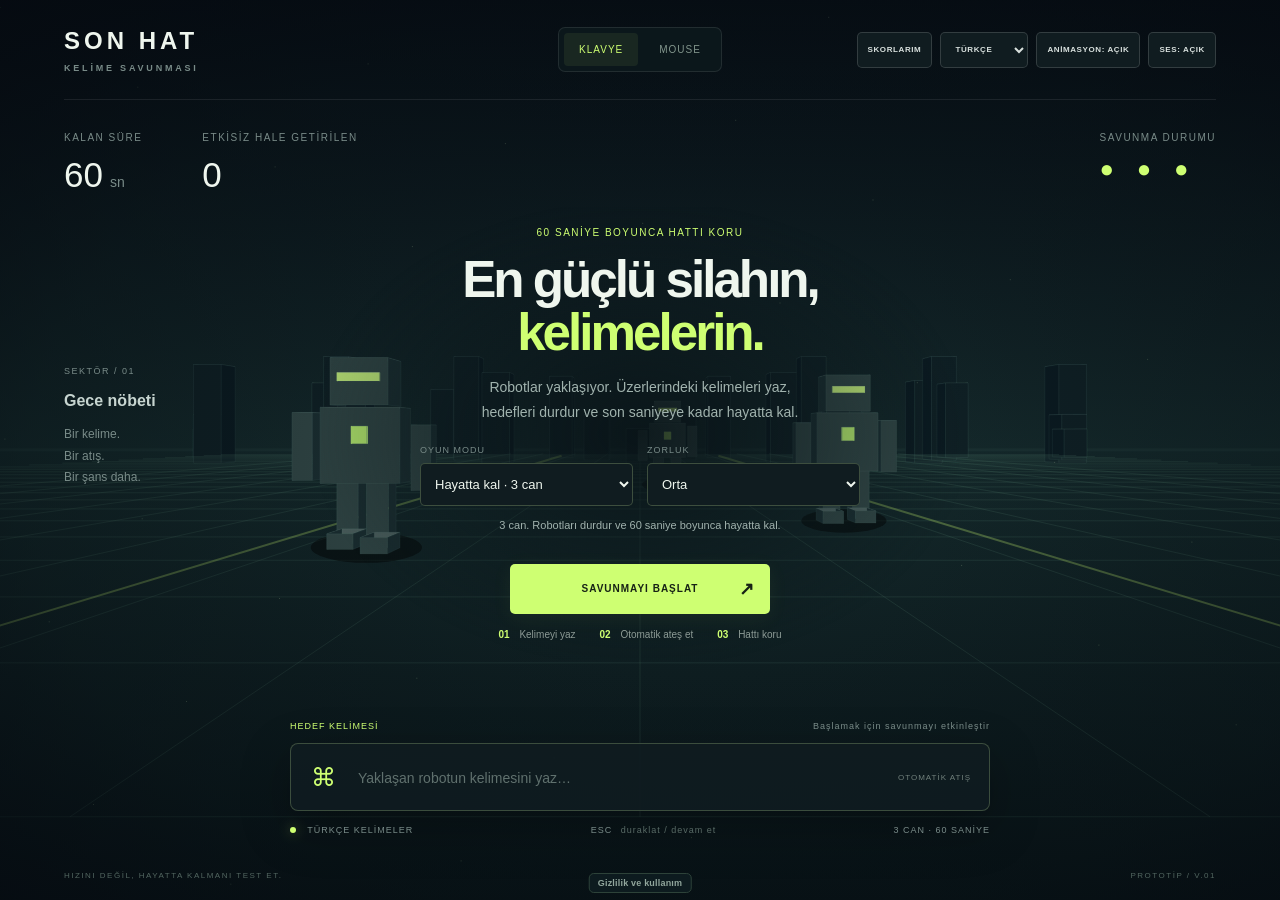
<file: index.html>
<!doctype html>
<html lang="tr"><head><meta charset="UTF-8"><meta name="viewport" content="width=device-width, initial-scale=1"><title>Son Hat — Kelime Savunması</title><link rel="stylesheet" href="./style.css?v=a4e058b05f1b"><link rel="stylesheet" href="./motion.css?v=ebfa136fabe1"><script src="./language.js?v=1e8a873014f1"></script><script defer src="./privacy.js?v=35433eab9e56"></script><script defer src="./scores.js?v=c2dc5706ea02"></script><script defer src="./motion.js?v=b16ca6cecdfe"></script></head><body>
<canvas id="world" aria-label="Üzerine doğru yürüyen üç boyutlu robotlar"></canvas><div class="vignette"></div>
<header><a class="brand" href="./index.html">SON HAT<span>KELİME SAVUNMASI</span></a><nav class="trainingNav" aria-label="Antrenman bölümü"><a href="./index.html" aria-current="page">KLAVYE</a><a href="./mouse.html">MOUSE</a></nav><div class="headerActions"><button id="scoresOpen" type="button">Skorlarım</button><select id="language" aria-label="Language / Dil"><option value="tr">Türkçe</option><option value="en">English</option></select><button id="motionToggle" type="button" aria-pressed="false">ANİMASYON: KAPALI</button><button id="sound">SES: AÇIK</button></div></header>
<main><div class="hud"><div><small>KALAN SÜRE</small><strong id="time">60<span>sn</span></strong></div><div><small>ETKİSİZ HALE GETİRİLEN</small><strong id="score">0</strong></div><div><small>SAVUNMA DURUMU</small><strong id="health" class="hearts">● ● ●</strong></div></div>
<div class="side"><span>SEKTÖR / 01</span><b>Gece nöbeti</b><p>Bir kelime.<br>Bir atış.<br>Bir şans daha.</p></div><div id="combo"></div>
<section id="overlay" class="overlay"><div class="eyebrow">60 SANİYE BOYUNCA HATTI KORU</div><h1>En güçlü silahın,<br><em>kelimelerin.</em></h1><p>Robotlar yaklaşıyor. Üzerlerindeki kelimeleri yaz,<br>hedefleri durdur ve son saniyeye kadar hayatta kal.</p><div class="gameOptions"><label>OYUN MODU<select id="mode"><option value="survival">Hayatta kal · 3 can</option><option value="sprint">Hız turu · sınırsız can</option></select></label><label>ZORLUK<select id="difficulty"><option value="easy">Kolay</option><option value="medium" selected>Orta</option><option value="hard">Zor</option></select></label></div><p id="modeInfo">3 can. Robotları durdur ve 60 saniye boyunca hayatta kal.</p><button id="start" class="primary">SAVUNMAYI BAŞLAT <span>↗</span></button><div class="instructions"><span><b>01</b> Kelimeyi yaz</span><span><b>02</b> Otomatik ateş et</span><span><b>03</b> Hattı koru</span></div></section>
<section id="result" class="overlay hidden" aria-live="polite"><div class="eyebrow" id="resultTag"></div><h1 id="resultTitle"></h1><p id="resultText"></p><div class="results simpleResults"><div><strong id="rKills">0</strong><small>DOĞRU KELİME</small></div><div><strong id="rSpeed">0,00</strong><small>KELİME / SANİYE</small></div><div><strong id="rErrors">0</strong><small>HATALI DENEME</small></div><div><strong id="rMissed">0</strong><small>KAÇIRILAN KELİME</small></div></div><p class="resultNote">Bir denemedeki yanlış harfler tek hata sayılır. Hız, yazılan kelime sayısının oynanan saniyeye bölünmesidir.</p><button id="menu" class="menuButton">MOD / ZORLUK DEĞİŞTİR</button><button id="again" class="primary">TEKRAR OYNA <span>↗</span></button></section>
<div class="typing"><div class="inputTop"><label for="word">HEDEF KELİMESİ</label><span id="hint">Başlamak için savunmayı etkinleştir</span></div><div class="inputBox"><span class="prompt">⌘</span><input id="word" autocomplete="off" autocapitalize="off" spellcheck="false" placeholder="Yaklaşan robotun kelimesini yaz…" disabled aria-label="Düşmanın üzerindeki kelimeyi yaz"><span class="enter">OTOMATİK ATIŞ</span></div><div class="inputBottom"><span><i></i> TÜRKÇE KELİMELER</span><span>ESC <b>duraklat / devam et</b></span><span id="rules">3 CAN · 60 SANİYE</span></div></div>
</main><footer><span>HIZINI DEĞİL, HAYATTA KALMANI TEST ET.</span><span>PROTOTİP / V.01</span></footer><script src="./game.js?v=8826407d40f4"></script></body></html>
</file>
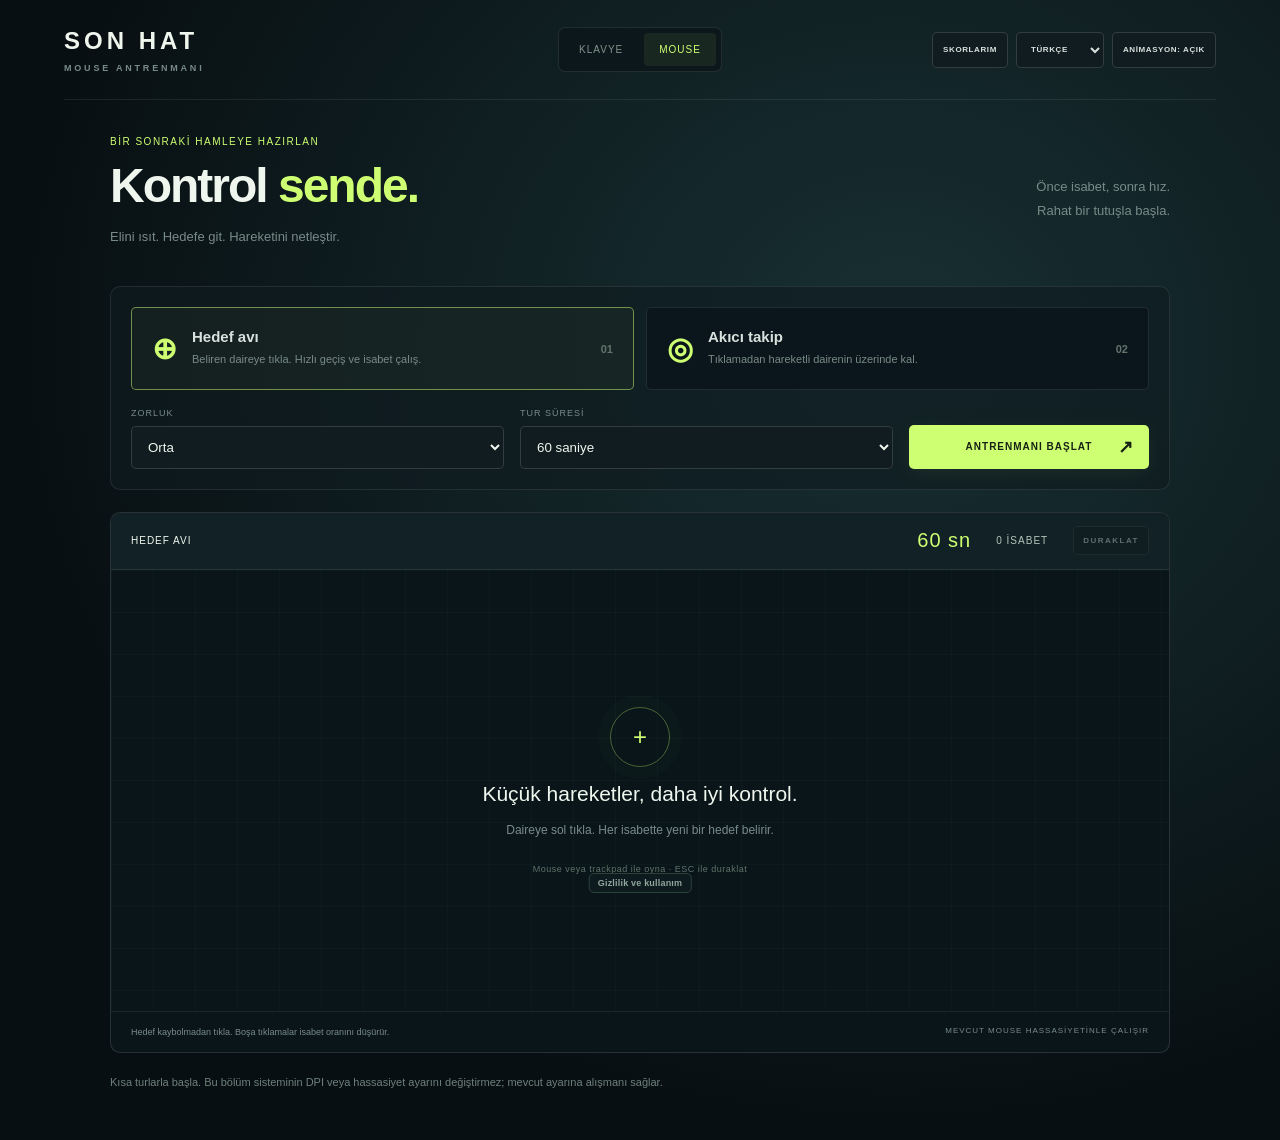
<file: mouse.html>
<!doctype html>
<html lang="tr"><head><meta charset="UTF-8"><meta name="viewport" content="width=device-width, initial-scale=1"><title>Son Hat — Mouse Antrenmanı</title><link rel="stylesheet" href="./style.css?v=a4e058b05f1b"><link rel="stylesheet" href="./mouse.css?v=8161397ece2d"><link rel="stylesheet" href="./motion.css?v=ebfa136fabe1"><script src="./language.js?v=1e8a873014f1"></script><script defer src="./privacy.js?v=35433eab9e56"></script><script defer src="./scores.js?v=c2dc5706ea02"></script><script defer src="./motion.js?v=b16ca6cecdfe"></script></head>
<body class="mousePage">
<header><a class="brand" href="./index.html">SON HAT<span>MOUSE ANTRENMANI</span></a><nav class="trainingNav" aria-label="Antrenman bölümü"><a href="./index.html">KLAVYE</a><a href="./mouse.html" aria-current="page">MOUSE</a></nav><div class="headerActions"><button id="scoresOpen" type="button">Skorlarım</button><select id="language" aria-label="Language / Dil"><option value="tr">Türkçe</option><option value="en">English</option></select><button id="motionToggle" type="button" aria-pressed="false">ANİMASYON: KAPALI</button></div></header>
<main class="mouseMain">
<section class="mouseHeading"><div><div class="eyebrow">BİR SONRAKİ HAMLEYE HAZIRLAN</div><h1>Kontrol <em>sende.</em></h1><p>Elini ısıt. Hedefe git. Hareketini netleştir.</p></div><div class="mouseTip">Önce isabet, sonra hız.<br>Rahat bir tutuşla başla.</div></section>
<section id="setup" class="setupPanel">
<div class="exerciseChoices" role="group" aria-label="Egzersiz seçimi"><button id="clickMode" class="exercise selected" aria-pressed="true"><span class="exerciseIcon">⊕</span><span><b>Hedef avı</b><small>Beliren daireye tıkla. Hızlı geçiş ve isabet çalış.</small></span><span class="exerciseNumber">01</span></button><button id="trackMode" class="exercise" aria-pressed="false"><span class="exerciseIcon">◎</span><span><b>Akıcı takip</b><small>Tıklamadan hareketli dairenin üzerinde kal.</small></span><span class="exerciseNumber">02</span></button></div>
<div class="mouseSettings"><label for="mouseLevel">ZORLUK<select id="mouseLevel"><option value="easy">Kolay</option><option value="medium" selected>Orta</option><option value="hard">Zor</option></select></label><label for="mouseDuration">TUR SÜRESİ<select id="mouseDuration"><option value="30">30 saniye</option><option value="60" selected>60 saniye</option><option value="90">90 saniye</option></select></label><button id="mouseStart" class="primary">ANTRENMANI BAŞLAT <span>↗</span></button></div>
</section>
<section class="practicePanel"><div class="practiceBar"><span id="exerciseLabel">HEDEF AVI</span><span id="mouseTimer">60 sn</span><span id="liveMetric">0 İSABET</span><button id="pauseMouse" disabled>DURAKLAT</button></div>
<div id="arena" class="arena" aria-label="Mouse antrenman alanı"><div class="arenaGrid"></div><div id="idleGuide" class="arenaMessage"><span class="guideCircle">+</span><h2>Küçük hareketler, daha iyi kontrol.</h2><p id="guideText">Daireye sol tıkla. Her isabette yeni bir hedef belirir.</p><small>Mouse veya trackpad ile oyna · ESC ile duraklat</small></div><div id="target" class="target hidden" role="img" aria-label="Antrenman hedefi"><span>+</span></div><div id="pauseCover" class="pauseCover hidden"><h2>Bir nefes molası.</h2><p>Süre durdu. Hazır olduğunda devam et.</p><button id="resumeMouse" class="primary">DEVAM ET</button><button id="leaveMouse">AYARLARA DÖN</button></div></div>
<div class="practiceBottom"><span id="practiceHint">Hedefler ekranın farklı noktalarında belirir.</span><span>MEVCUT MOUSE HASSASİYETİNLE ÇALIŞIR</span></div></section>
<section id="mouseResult" class="mouseResult hidden" aria-live="polite"><div class="eyebrow">ANTRENMAN TAMAMLANDI</div><h2>Bir tur daha iyi.</h2><p id="roundDescription"></p><div id="mouseStats" class="mouseStats"></div><p id="mouseSummary"></p><div class="resultButtons"><button id="mouseAgain" class="primary">TEKRAR OYNA <span aria-hidden="true">↗</span></button><button id="mouseMenu">EGZERSİZ DEĞİŞTİR</button></div></section>
<p class="mouseFootnote">Kısa turlarla başla. Bu bölüm sisteminin DPI veya hassasiyet ayarını değiştirmez; mevcut ayarına alışmanı sağlar.</p>
</main><script src="./mouse-engine.js?v=fb13a2ad0004"></script><script src="./mouse.js?v=581795d5ea25"></script></body></html>
</file>
<file: style.css>
:root{color-scheme:dark;--lime:#ceff72;--muted:#798b88}*{box-sizing:border-box}body{margin:0;background:#080f12;color:#eff6ee;font-family:Arial,Helvetica,sans-serif;overflow:hidden}#world,.vignette,#damage{position:fixed;inset:0;width:100%;height:100%}.vignette{pointer-events:none;background:radial-gradient(ellipse at 55% 53%,transparent 15%,#050c1066 68%,#050a10db 100%)}#damage{pointer-events:none;background:#ff4141;opacity:0;transition:opacity .16s}header{position:relative;height:100px;margin:0 5%;display:flex;align-items:center;justify-content:space-between;border-bottom:1px solid #ffffff15}.brand{text-decoration:none;color:#eff6ee;font-weight:900;font-size:24px;letter-spacing:4px}.brand span{display:block;font-size:9px;letter-spacing:2.8px;color:var(--muted);margin-top:8px}.live,button,small,.eyebrow,.inputTop,.inputBottom,footer,.side>span{font-size:10px;letter-spacing:1.5px}.live{color:var(--muted)}i{display:inline-block;width:6px;height:6px;border-radius:50%;background:var(--lime);margin-right:8px;box-shadow:0 0 12px #ceff7260}button{cursor:pointer;font-weight:bold;border:1px solid #ffffff25;color:#d9e1de;background:#101c20;padding:12px 16px;border-radius:5px}button:hover{filter:brightness(1.15)}button:focus-visible{outline:2px solid var(--lime);outline-offset:4px}.hud{position:absolute;top:132px;left:5%;right:5%;display:flex;gap:60px;pointer-events:none}.hud>div:last-child{margin-left:auto}.hud small{display:block;color:var(--muted);margin-bottom:12px}.hud strong{font-size:35px;font-weight:500;font-variant-numeric:tabular-nums}.hud strong span{font-size:14px;color:var(--muted);margin-left:7px}.hud .hearts{color:var(--lime);font-size:24px;letter-spacing:8px}.side{position:absolute;top:40%;left:5%;color:var(--muted)}.side>span{font-size:9px}.side b{display:block;color:#c7d5d0;font-size:16px;margin:14px 0}.side p{font-size:12px;line-height:1.8}.overlay{position:absolute;top:27%;left:50%;transform:translateX(-50%);width:min(640px,85%);text-align:center;padding:20px 15px;background:radial-gradient(ellipse,#091317dd,transparent 73%)}.eyebrow{color:var(--lime);font-size:10px}h1{font-size:clamp(35px,4.5vw,65px);letter-spacing:-3px;line-height:1.04;margin:24px 0}h1 em{color:var(--lime);font-style:normal}.overlay p{font-size:14px;line-height:1.8;color:#a1b3ae}.primary{background:var(--lime);color:#172215;border:none;padding:19px 23px;margin-top:18px;min-width:260px;letter-spacing:1px}.primary span{float:right;font-size:18px;margin-left:25px}.instructions{display:flex;justify-content:center;gap:24px;margin-top:28px;font-size:10px;color:#8d9b96}.instructions b{color:var(--lime);margin-right:7px}.typing{position:absolute;bottom:65px;left:50%;transform:translateX(-50%);width:min(700px,88%)}.inputTop,.inputBottom{display:flex;justify-content:space-between;color:var(--muted);font-size:9px;letter-spacing:1px}.inputTop{margin-bottom:12px}.inputTop label{color:var(--lime)}.inputBox{display:flex;align-items:center;border:1px solid #81996c66;background:#101c20e8;border-radius:8px;height:68px;box-shadow:0 16px 50px #0004}.inputBox:focus-within{border-color:var(--lime)}.prompt{font-size:25px;color:var(--lime);margin:0 20px}input{background:none;border:0;color:#f1ffe7;font:18px Arial;outline:none;min-width:0;width:100%;height:100%}input::placeholder{color:#60716e;font-size:14px}.enter{font-size:8px;letter-spacing:1px;color:#71817c;white-space:nowrap;margin:0 18px}.inputBottom{margin-top:14px}.inputBottom b{font-weight:normal;color:#586a65;margin-left:5px}footer{position:absolute;bottom:20px;left:5%;right:5%;display:flex;justify-content:space-between;font-size:8px;color:#526660}.hidden{display:none!important}#combo{position:absolute;top:220px;right:5%;color:var(--lime);font-size:12px;letter-spacing:2px}.results{display:flex;justify-content:center;gap:45px;margin:25px}.results strong{display:block;font-size:35px;color:var(--lime)}.results small{display:block;margin-top:8px;color:var(--muted)}body.playing .side{opacity:.45}.wrong{animation:shake .15s 2;border-color:#ff6b6b!important}@keyframes shake{50%{transform:translateX(4px)}}@media(max-width:700px){header{height:80px}.live,.side,.enter{display:none}.hud{top:105px;gap:25px}.hud small{font-size:8px;letter-spacing:.5px}.hud strong{font-size:28px}.hud .hearts{font-size:18px;letter-spacing:3px}.overlay{top:25%}.instructions{gap:12px;font-size:9px}.typing{bottom:62px}.inputBottom{font-size:7px}h1{letter-spacing:-1.5px}.inputTop{letter-spacing:0;font-size:8px}.results{gap:25px}}@media(max-height:700px){header{height:70px}.hud{top:90px}.overlay{top:22%}h1{font-size:38px;margin:15px 0}.overlay p{margin:10px 0}.instructions{margin-top:18px}.typing{bottom:45px}.primary{margin-top:8px;padding:15px}.inputBox{height:55px}footer{bottom:12px}}
body.finished .typing,body.finished .side,body.finished #combo{display:none}
#result{top:210px;bottom:45px;overflow-y:auto;width:min(740px,92%);padding:22px 30px;background:#0b171bee;border:1px solid #71865b44;border-radius:12px;scrollbar-width:thin;scrollbar-color:#536748 #0b171b}
#result h1{font-size:38px;margin:14px 0}#result .results{margin:20px 0;gap:55px}#result .results strong{font-size:30px}
.analysisGrid{display:grid;grid-template-columns:repeat(4,1fr);gap:12px;border-top:1px solid #ffffff15;border-bottom:1px solid #ffffff15;padding:18px 0}.analysisGrid strong{display:block;font-size:22px;color:#e2ebda}.analysisGrid small{display:block;font-size:8px;color:var(--muted);letter-spacing:.7px;margin-top:7px}.analysisDetails{text-align:left}.analysisDetails p{font-size:12px;line-height:1.6;margin:14px 0;overflow-wrap:anywhere}.analysisDetails b{display:block;font-size:9px;letter-spacing:1px;color:var(--lime);margin-bottom:5px}.analysisDetails>small{display:block;color:#81938b;font-size:10px;letter-spacing:0;line-height:1.6}#rAdvice{color:#d5e6c9}
@media(max-height:700px){#result{top:160px;bottom:35px}}@media(max-width:600px){#result{padding:18px}.analysisGrid{grid-template-columns:repeat(2,1fr)}#result .results{gap:24px}#result .results small{font-size:8px}}

#result .simpleResults{display:grid;grid-template-columns:repeat(4,1fr);gap:12px;margin:30px 0}#result .simpleResults small{font-size:9px;letter-spacing:.7px}#result .resultNote{font-size:11px;max-width:490px;margin:16px auto;line-height:1.7}#result{bottom:auto;max-height:calc(100% - 245px)}@media(max-height:700px){#result{max-height:calc(100% - 195px)}}@media(max-width:600px){#result .simpleResults{grid-template-columns:repeat(2,1fr);gap:24px}}

.gameOptions{display:flex;gap:14px;justify-content:center;margin:20px auto 8px;max-width:440px}.gameOptions label{flex:1;text-align:left;font-size:9px;letter-spacing:1px;color:var(--muted)}.gameOptions select{display:block;width:100%;margin-top:8px;padding:12px 10px;border:1px solid #81996c66;border-radius:5px;background:#101c20;color:#eff6ee;font:13px Arial}.gameOptions select:focus{outline:1px solid var(--lime)}#modeInfo{font-size:11px;margin:10px 0}.menuButton{display:block;margin:20px auto 0;font-size:9px}#overlay{top:23%;max-height:calc(100% - 400px);overflow:auto;scrollbar-width:thin}#overlay h1{font-size:clamp(30px,4vw,52px);margin:15px 0}#overlay .instructions{margin-top:15px}#overlay>p{margin:10px 0}@media(max-height:800px){#overlay{top:175px;max-height:calc(100% - 350px)}#overlay h1{font-size:32px}#overlay .instructions{display:none}#overlay>p:not(#modeInfo){display:none}.gameOptions{margin-top:12px}#overlay .primary{padding:14px;margin-top:5px}}@media(max-height:600px){#overlay{top:155px;max-height:calc(100% - 290px)}}

.trainingNav{display:flex;gap:6px;padding:5px;border:1px solid #ffffff18;border-radius:7px;background:#0b171b}.trainingNav a{color:#81948b;font-size:10px;letter-spacing:1px;text-decoration:none;padding:11px 15px;border-radius:4px}.trainingNav a[aria-current="page"]{background:#ceff7212;color:var(--lime)}.trainingNav a:hover{color:var(--lime)}@media(max-width:500px){.trainingNav a{font-size:9px;padding:10px}.brand{font-size:18px;letter-spacing:2px}.brand span{font-size:7px;letter-spacing:1px}}

/* Language selection shared by both training pages. */
#language{background:#102024;color:#eaf2ed;border:1px solid #354a46;border-radius:6px;padding:10px;font:inherit;max-width:112px}#language:disabled{opacity:.5;cursor:not-allowed}.headerActions{flex-wrap:wrap;justify-content:flex-end;gap:8px}header{gap:12px}@media(max-width:900px){header{flex-wrap:wrap}.headerActions{margin-left:auto}}
</file>
<file: motion.css>
/* Alignment fixes apply even when decorative motion is disabled. */
#start,#mouseStart,#again,#mouseAgain {position:relative;display:inline-flex;align-items:center;justify-content:center;text-align:center;line-height:1.2;padding-left:38px;padding-right:38px;min-height:44px;}
#start>span,#mouseStart>span,#again>span,#mouseAgain>span {position:absolute;right:15px;top:50%;transform:translateY(-50%);float:none;margin:0;line-height:1;font-size:18px;}
.headerActions{display:flex;align-items:center;gap:9px}
#motionToggle{font-size:8px;letter-spacing:.6px;white-space:nowrap;padding:12px 10px}
@media(max-width:650px){header{flex-wrap:wrap;justify-content:space-between;gap:8px;height:100px;padding:10px 0}.headerActions{gap:5px}#motionToggle{padding:10px 7px;font-size:7px}.headerActions #sound{font-size:8px;padding:10px 7px}.trainingNav a{padding:9px}.mousePage header{height:auto;min-height:100px}.mousePage .mouseBadge{display:none}}
/* Optional decoration only: target movement and gameplay are untouched. */
@media(prefers-reduced-motion:no-preference){
 .motion-on button,.motion-on .trainingNav a,.motion-on select{transition:background-color .2s,border-color .2s,box-shadow .2s,filter .2s}
 .motion-on .primary{box-shadow:0 4px 20px #ceff7210;transition:box-shadow .2s,filter .2s}
 .motion-on .primary:hover{box-shadow:0 6px 26px #ceff7238}
 .motion-on .primary:active{filter:brightness(.94)}
 .motion-on .trainingNav a:hover{background:transparent;color:var(--lime)}
 .motion-on .exercise{transition:border-color .25s,background-color .25s,box-shadow .25s}
 .motion-on .exercise:hover{border-color:#ceff7277;box-shadow:inset 0 0 24px #ceff7207}
 .motion-on .exerciseIcon{transition:transform .25s}
 .motion-on .exercise:hover .exerciseIcon{transform:rotate(12deg) scale(1.08)}
 .motion-on #overlay:not(.hidden)>*,.motion-on .mouseHeading,.motion-on #setup:not(.hidden),.motion-on #result:not(.hidden)>*,.motion-on #mouseResult:not(.hidden)>*{animation:soft-arrival .5s ease-out both}
 .motion-on #overlay h1,.motion-on #result h1,.motion-on #mouseResult h2{animation-delay:.06s}
 .motion-on #overlay .gameOptions,.motion-on #result .results,.motion-on .mouseStats{animation-delay:.12s}
 .motion-on #overlay #start,.motion-on .resultButtons{animation-delay:.18s}
 .motion-on .guideCircle{animation:gentle-beacon 3.5s ease-in-out infinite}
 .motion-on .mouseHeading em{animation:title-light 4s ease-in-out infinite}
 .motion-on body.playing #sound,.motion-on body.training button{transition:none}
 @keyframes soft-arrival{from{opacity:0;translate:0 9px}to{opacity:1;translate:0 0}}
 @keyframes gentle-beacon{0%,100%{box-shadow:0 0 0 10px #ceff7205}50%{box-shadow:0 0 0 18px #ceff720a,0 0 24px #ceff7210}}
 @keyframes title-light{0%,100%{text-shadow:0 0 0 transparent}50%{text-shadow:0 0 24px #ceff722b}}
}

/* A restrained content-only slide; the header and navigation stay anchored. */
html.page-sliding{overflow:hidden}html.page-sliding>body{pointer-events:none;min-height:100vh}
@media(prefers-reduced-motion:no-preference){
 .motion-on.content-slide-out-left main,.motion-on.content-slide-out-left footer{animation:content-out-left .18s ease-in forwards}
 .motion-on.content-slide-out-right main,.motion-on.content-slide-out-right footer{animation:content-out-right .18s ease-in forwards}
 @keyframes content-out-left{to{opacity:.35;transform:translateX(-28px)}}
 @keyframes content-out-right{to{opacity:.35;transform:translateX(28px)}}
}
html.slide-preview *,html.slide-preview *::before,html.slide-preview *::after{animation:none!important}
/* Keep navigation centered independently of the left/right content widths. */
header{display:grid;grid-template-columns:minmax(0,1fr) auto minmax(0,1fr);gap:12px}
header>.brand{justify-self:start}
header>.trainingNav{justify-self:center}
header>.headerActions{justify-self:end;display:flex;align-items:center;flex-wrap:nowrap;margin:0;gap:8px}
.headerActions #language,.headerActions #motionToggle,.headerActions #sound{
 box-sizing:border-box;height:36px;margin:0;padding:0 10px;
 border:1px solid #ffffff25;border-radius:5px;background-color:#101c20;color:#d9e1de;
 font-family:Arial,Helvetica,sans-serif;font-size:8px;font-weight:700;line-height:normal;
 letter-spacing:.6px;white-space:nowrap;text-transform:uppercase;
}
.headerActions #language{cursor:pointer;max-width:none;min-width:88px}
.headerActions #language:hover{filter:brightness(1.15)}
.headerActions #language:focus-visible{outline:2px solid var(--lime);outline-offset:4px}
@media(max-width:760px){
 header,.mousePage header{grid-template-columns:minmax(0,1fr) auto;height:112px;min-height:112px;padding:8px 0;gap:8px}
 header>.headerActions{grid-column:2;grid-row:1;gap:5px}
 header>.trainingNav{grid-column:1 / -1;grid-row:2;justify-self:center}
 .headerActions #language,.headerActions #motionToggle,.headerActions #sound{padding:0 7px;font-size:7px;height:32px}
 .headerActions #language{min-width:76px}
 .hud{top:128px}
}
@media(max-width:420px){
 header,.mousePage header{margin-left:3%;margin-right:3%}
 header>.brand{font-size:16px;letter-spacing:1px}
 .headerActions #language,.headerActions #motionToggle,.headerActions #sound{padding:0 5px;letter-spacing:.2px}
 .headerActions #language{min-width:68px}
}
/* Dark dropdowns, with a styled native picker in supporting browsers. */
select{color-scheme:dark}
select option{background:#101c20;color:#d9e1de;font-family:Arial,Helvetica,sans-serif}
select option:checked{background:#203129;color:#ceff72}
@supports (appearance:base-select){
 select,select::picker(select){appearance:base-select}
 select::picker(select){background:#101c20;color:#d9e1de;border:1px solid #354a46;border-radius:8px;padding:5px;margin-top:6px;box-shadow:0 12px 28px #0006;font:12px Arial,Helvetica,sans-serif}
 select option{padding:10px 12px;border-radius:4px;cursor:pointer;line-height:1.4;letter-spacing:.3px}
 select option:hover,select option:focus{background:#1b2a29;color:#eff6ee;outline:none}
 select option:checked{background:#203129;color:#ceff72}
 select option::checkmark{color:#ceff72}
 select::picker-icon{color:#8d9f97}
}
@supports (appearance:base-select){
 #language,.gameOptions select,.mouseSettings select{display:inline-flex;align-items:center;justify-content:space-between;gap:12px}
}
.headerActions #scoresOpen{height:36px;padding:0 10px;font:700 8px Arial,Helvetica,sans-serif;letter-spacing:.6px;white-space:nowrap}
.scoresDialog{width:min(700px,92vw);max-height:82vh;overflow:auto;background:#0d1b1f;color:#e5eee8;border:1px solid #3b5146;border-radius:12px;padding:24px;box-shadow:0 24px 80px #0009;scrollbar-color:#405649 #0d1b1f}
.scoresDialog::backdrop{background:#030b10b8;backdrop-filter:blur(4px)}
.scoresTop{display:flex;align-items:center;justify-content:space-between;gap:16px}.scoresTop h2{margin:0;color:var(--lime);font-size:25px}.scoresDialog h3{margin:26px 0 12px;font-size:16px}.scoresDialog p{font-size:12px;line-height:1.7;color:#91a69c}.scoreEntry{border:1px solid #2d4239;border-radius:7px;background:#122125;margin:8px 0;padding:12px}.scoreEntry summary{cursor:pointer;font-size:12px;line-height:1.7}.scoreEntry summary strong{float:right;color:var(--lime);margin-left:12px}.scoreMetrics{display:grid;grid-template-columns:repeat(3,1fr);gap:16px;margin:18px 0 4px}.scoreMetrics dt{font-size:11px;color:#91a69c}.scoreMetrics dd{font-size:20px;margin:6px 0;color:#e5eee8}
@media(min-width:761px) and (max-width:1050px){header,.mousePage header{height:112px;grid-template-columns:1fr auto;padding:8px 0}header>.headerActions{grid-column:2;grid-row:1}header>.trainingNav{grid-column:1/-1;grid-row:2}.hud{top:128px}}
@media(max-width:760px){header>.headerActions{flex-wrap:wrap;max-width:270px}.headerActions #scoresOpen{height:32px;font-size:7px;padding:0 7px}.scoreMetrics{grid-template-columns:repeat(2,1fr)}.scoreEntry summary strong{float:none;display:block;margin-left:0}}
.privacyOpen{position:fixed;bottom:7px;left:50%;transform:translateX(-50%);z-index:5;padding:4px 8px;font-size:9px;letter-spacing:.2px;color:#91a69c;background:#0d1b1f;border-color:#2d4239}.privacyDialog h2{color:var(--lime)}.privacyDialog a{color:var(--lime)}.privacyDialog h3{font-size:16px}.scorePreference{display:flex;align-items:center;gap:10px;margin:18px 0;font-size:14px}.scorePreference input{width:18px;height:18px;flex:none;accent-color:var(--lime)}
@media(max-width:700px){footer{bottom:32px}.privacyOpen{font-size:8px}}
</file>
<file: mouse.css>
.mousePage{overflow:auto;background:radial-gradient(ellipse at 70% 30%,#183033,#080f12 70%);min-height:100vh}.mouseMain{max-width:1120px;margin:0 auto;padding:36px 30px}.mouseHeading{display:flex;align-items:center;justify-content:space-between;margin-bottom:25px}.mouseHeading h1{font-size:48px;margin:14px 0;letter-spacing:-2px}.mouseHeading p,.mouseTip{font-size:13px;color:var(--muted);line-height:1.8}.mouseTip{text-align:right}.mouseBadge{font-size:9px;letter-spacing:1px;color:var(--muted)}.setupPanel{padding:20px;border:1px solid #ffffff17;border-radius:10px;background:#101c20a8;margin-bottom:22px}.exerciseChoices{display:grid;grid-template-columns:1fr 1fr;gap:12px}.exercise{display:flex;align-items:center;text-align:left;padding:20px;gap:15px;border-color:#ffffff19;font-size:14px;letter-spacing:0;background:#0a161b}.exercise.selected{border-color:#ceff7280;background:#ceff7209}.exerciseIcon{color:var(--lime);font-size:30px}.exercise b{display:block;font-size:15px}.exercise small{display:block;color:var(--muted);font-size:11px;letter-spacing:0;line-height:1.6;font-weight:400;margin-top:6px}.exerciseNumber{margin-left:auto;font-size:11px;color:#62736b}.mouseSettings{display:flex;align-items:end;gap:16px;margin-top:18px}.mouseSettings label{font-size:9px;letter-spacing:1px;color:var(--muted);flex:1}.mouseSettings select{display:block;width:100%;background:#101c20;color:#eff6ee;border:1px solid #ffffff25;border-radius:5px;padding:12px;margin-top:8px}.mouseSettings .primary{margin:0;min-width:240px;padding:14px 18px;height:43px}.practicePanel{border:1px solid #ffffff20;border-radius:10px;overflow:hidden;background:#091519}.practiceBar{display:flex;align-items:center;gap:25px;height:57px;padding:0 20px;background:#122125;border-bottom:1px solid #ffffff15;font-size:10px;letter-spacing:1px}#mouseTimer{margin-left:auto;color:var(--lime);font-size:20px;font-variant-numeric:tabular-nums}#liveMetric{color:#b4c5bb}#pauseMouse{font-size:8px;padding:9px}button:disabled{opacity:.4;cursor:default}.arena{position:relative;height:clamp(300px,49vh,520px);overflow:hidden;cursor:crosshair;touch-action:none;user-select:none}.arenaGrid{position:absolute;inset:0;background-image:linear-gradient(#a3c7b008 1px,transparent 1px),linear-gradient(90deg,#a3c7b008 1px,transparent 1px);background-size:42px 42px;pointer-events:none}.arenaMessage{text-align:center;position:absolute;inset:0;display:flex;flex-direction:column;align-items:center;justify-content:center;pointer-events:none}.arenaMessage h2{font-size:21px;font-weight:500;margin:15px 0 5px}.arenaMessage p{font-size:12px;color:var(--muted)}.arenaMessage small{font-size:9px;color:#60736b;letter-spacing:.5px;margin-top:15px}.guideCircle{border:1px solid #ceff7255;width:60px;height:60px;border-radius:50%;display:grid;place-items:center;color:var(--lime);font-size:24px;box-shadow:0 0 0 12px #ceff7205}.target{position:absolute;left:0;top:0;border-radius:50%;border:2px solid var(--lime);background:#ceff7220;box-shadow:0 0 22px #ceff721a;display:grid;place-items:center;pointer-events:none;will-change:transform}.target span{color:var(--lime);font-size:22px}.target.tracking{border-style:dashed;background:#ceff720e}.target.inside{background:#ceff7260;box-shadow:0 0 28px #ceff7235}.pauseCover{position:absolute;inset:0;background:#091519f5;display:flex;flex-direction:column;align-items:center;justify-content:center;z-index:2;cursor:default}.pauseCover h2{margin:10px}.pauseCover p{color:var(--muted);font-size:13px}.pauseCover button{margin:10px}.practiceBottom{display:flex;justify-content:space-between;padding:13px 20px;font-size:9px;color:var(--muted);border-top:1px solid #ffffff12;gap:20px;line-height:1.6}.practiceBottom span:last-child{font-size:8px;letter-spacing:1px}.mouseFootnote{font-size:11px;color:#6e817b;line-height:1.8;margin-top:20px}.mouseResult{padding:35px;text-align:center;border:1px solid #ceff7238;border-radius:10px;background:#101f23}.mouseResult h2{font-size:35px;letter-spacing:-1px;margin:15px}.mouseResult p{color:var(--muted);font-size:12px;line-height:1.8}.mouseStats{display:grid;grid-template-columns:repeat(3,1fr);gap:24px;margin:32px auto;max-width:750px}.mouseStats strong{display:block;color:var(--lime);font-size:29px;font-weight:500}.mouseStats small{display:block;color:var(--muted);font-size:9px;margin-top:9px}.resultButtons{display:flex;justify-content:center;align-items:center;gap:15px}.resultButtons .primary{margin:0}.mousePage.training .mouseHeading,.mousePage.training .mouseFootnote{display:none}.mousePage.training .mouseMain{padding-top:25px}.mousePage.training .arena{height:calc(100vh - 260px);min-height:300px}.mousePage.training .practicePanel{margin:0}select:focus-visible{outline:2px solid var(--lime)}@media(max-width:700px){.mouseMain{padding:24px 16px}.mouseBadge,.mouseTip{display:none}.mouseHeading h1{font-size:38px}.exerciseChoices{grid-template-columns:1fr}.mouseSettings{flex-wrap:wrap}.mouseSettings .primary{width:100%}.practiceBar{gap:12px;padding:0 12px;font-size:8px}.practiceBottom{flex-direction:column;gap:5px}.mouseStats{grid-template-columns:repeat(2,1fr)}.resultButtons{flex-direction:column}.mouseResult{padding:24px 15px}.arenaMessage h2{font-size:17px}.arenaMessage p{max-width:90%;line-height:1.6}}
</file>
